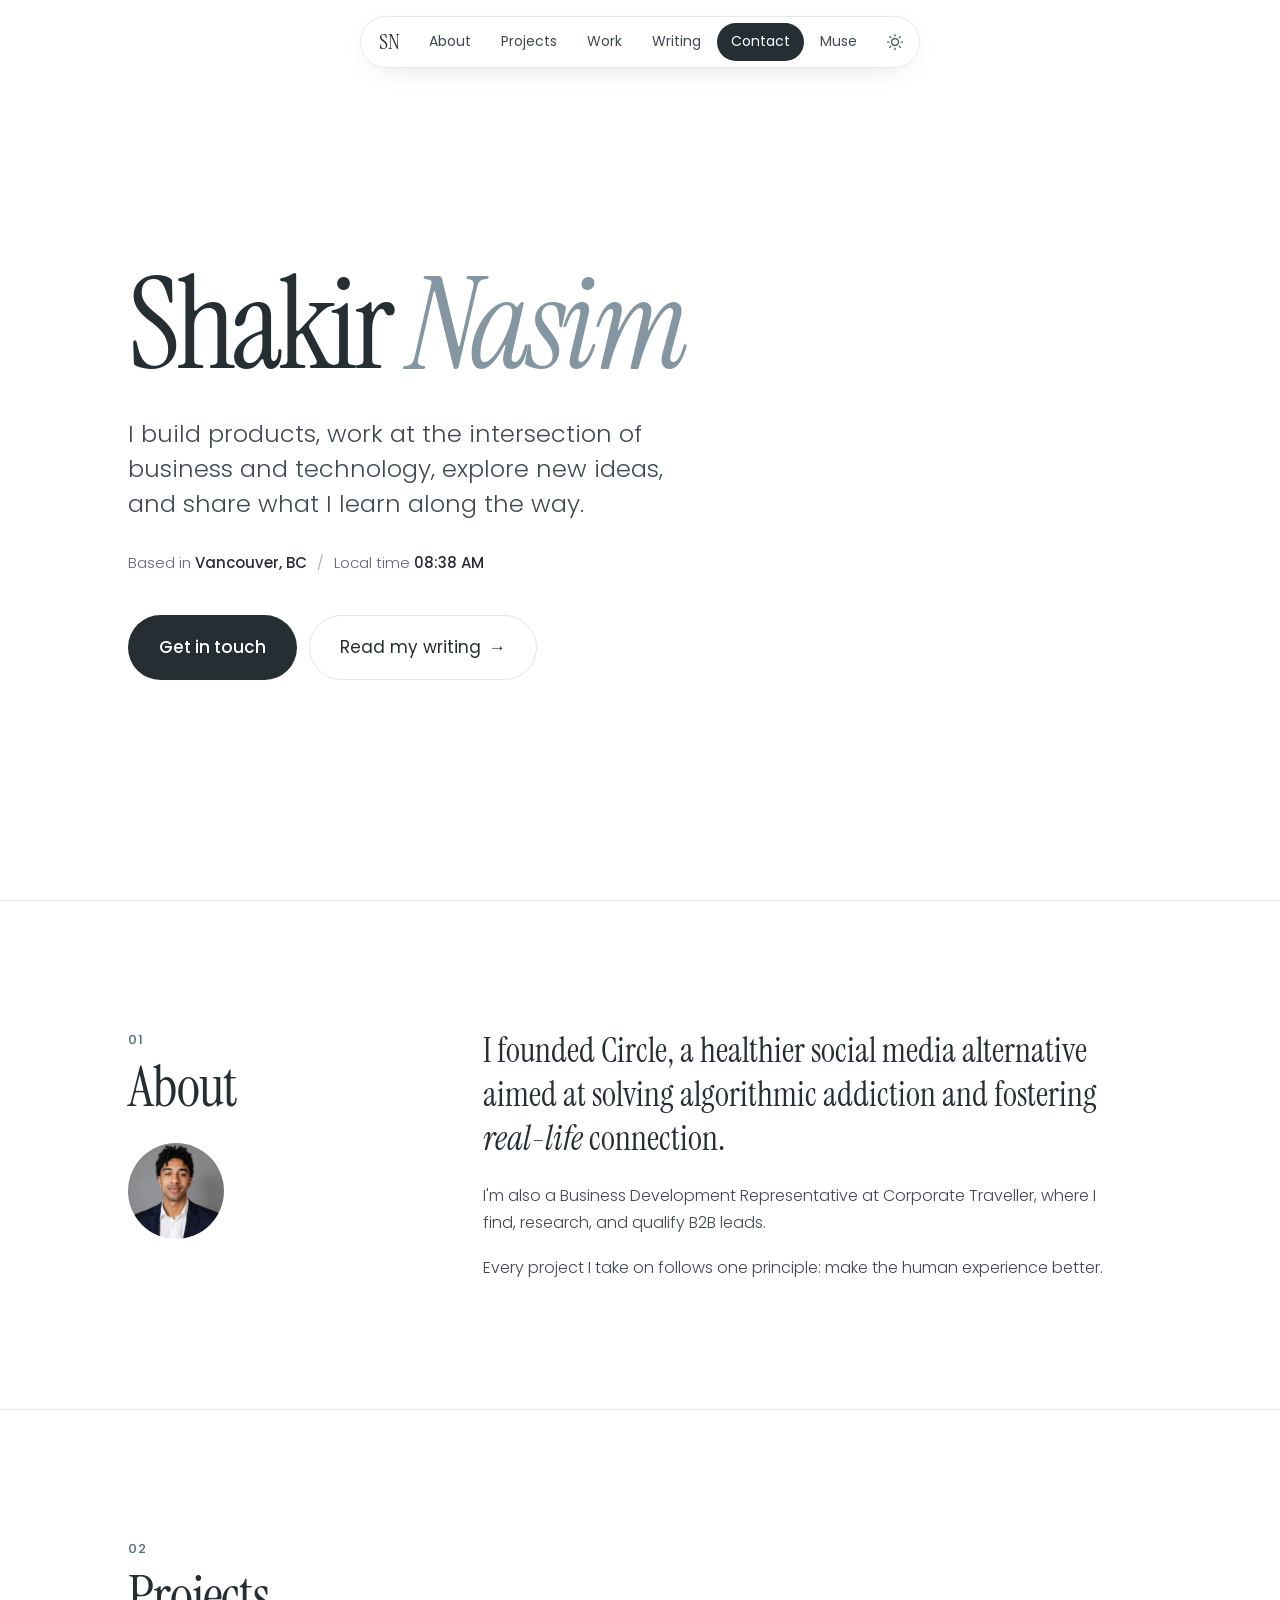
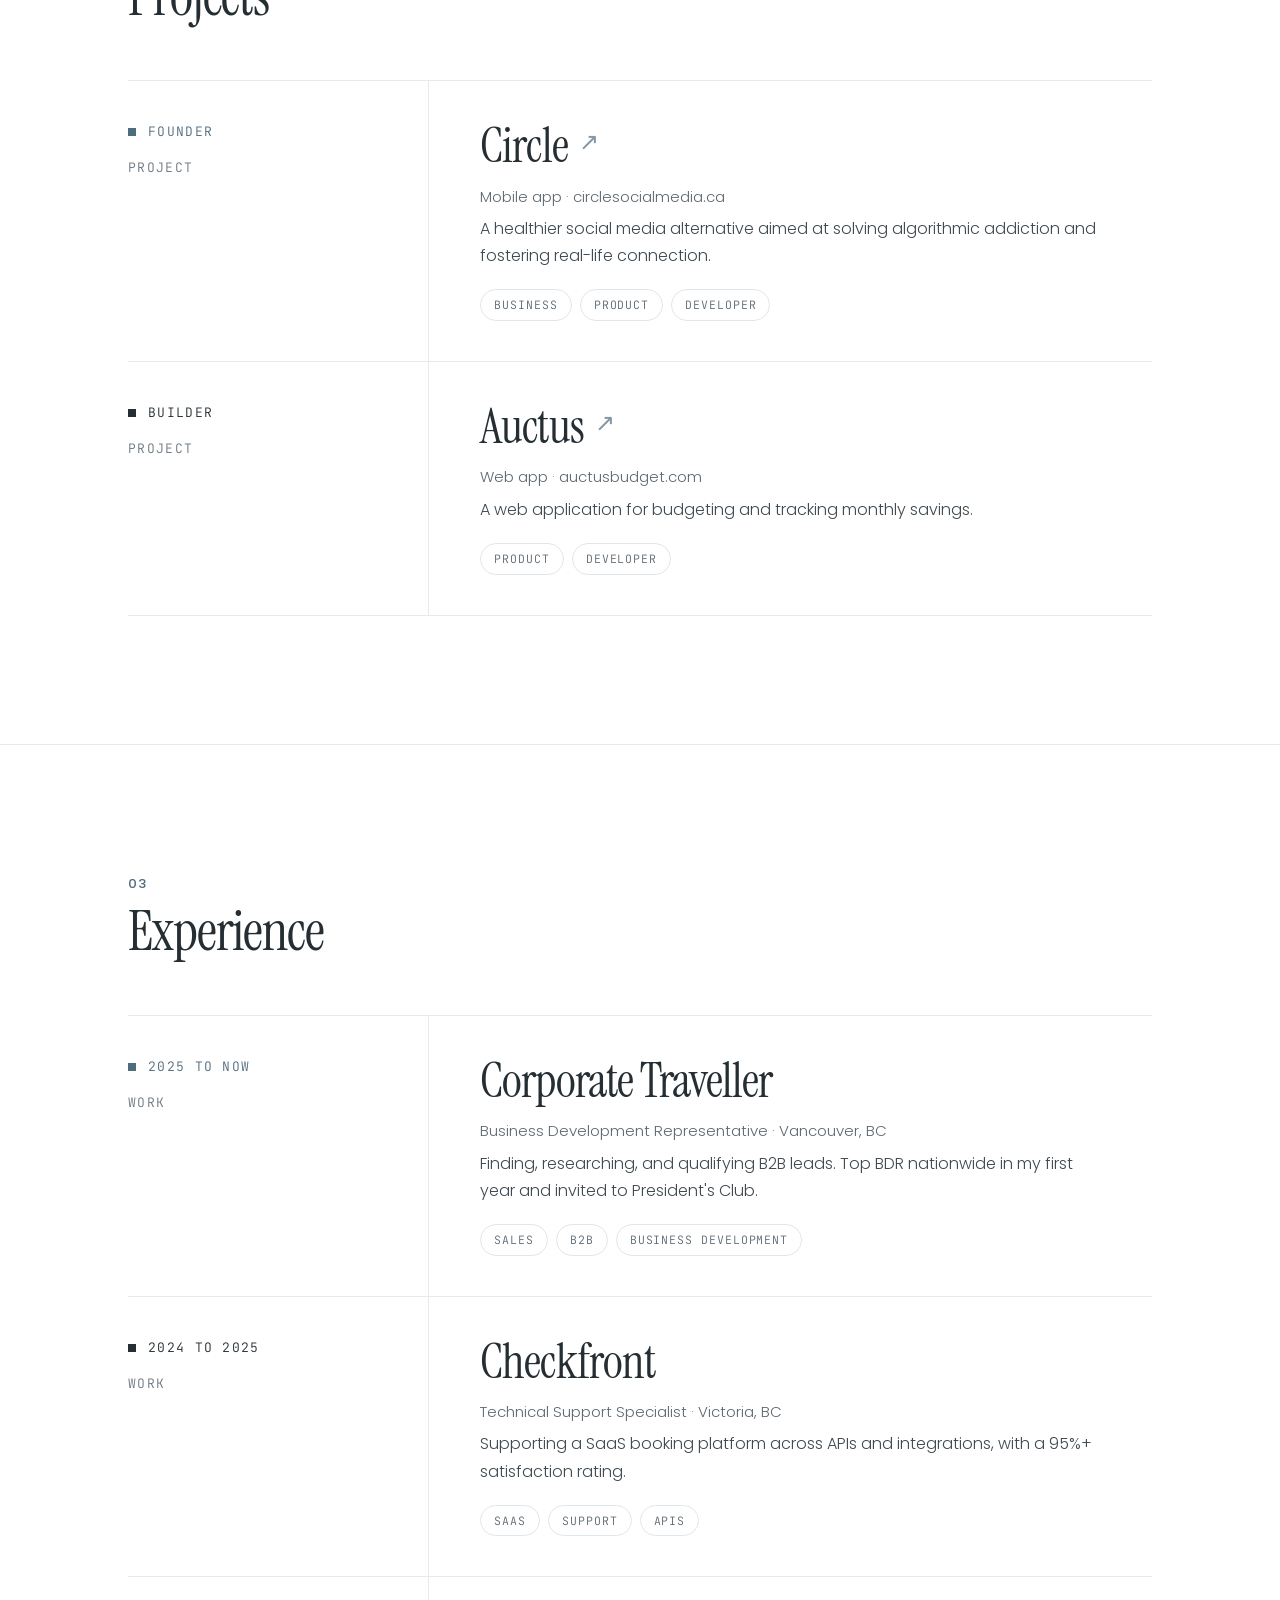
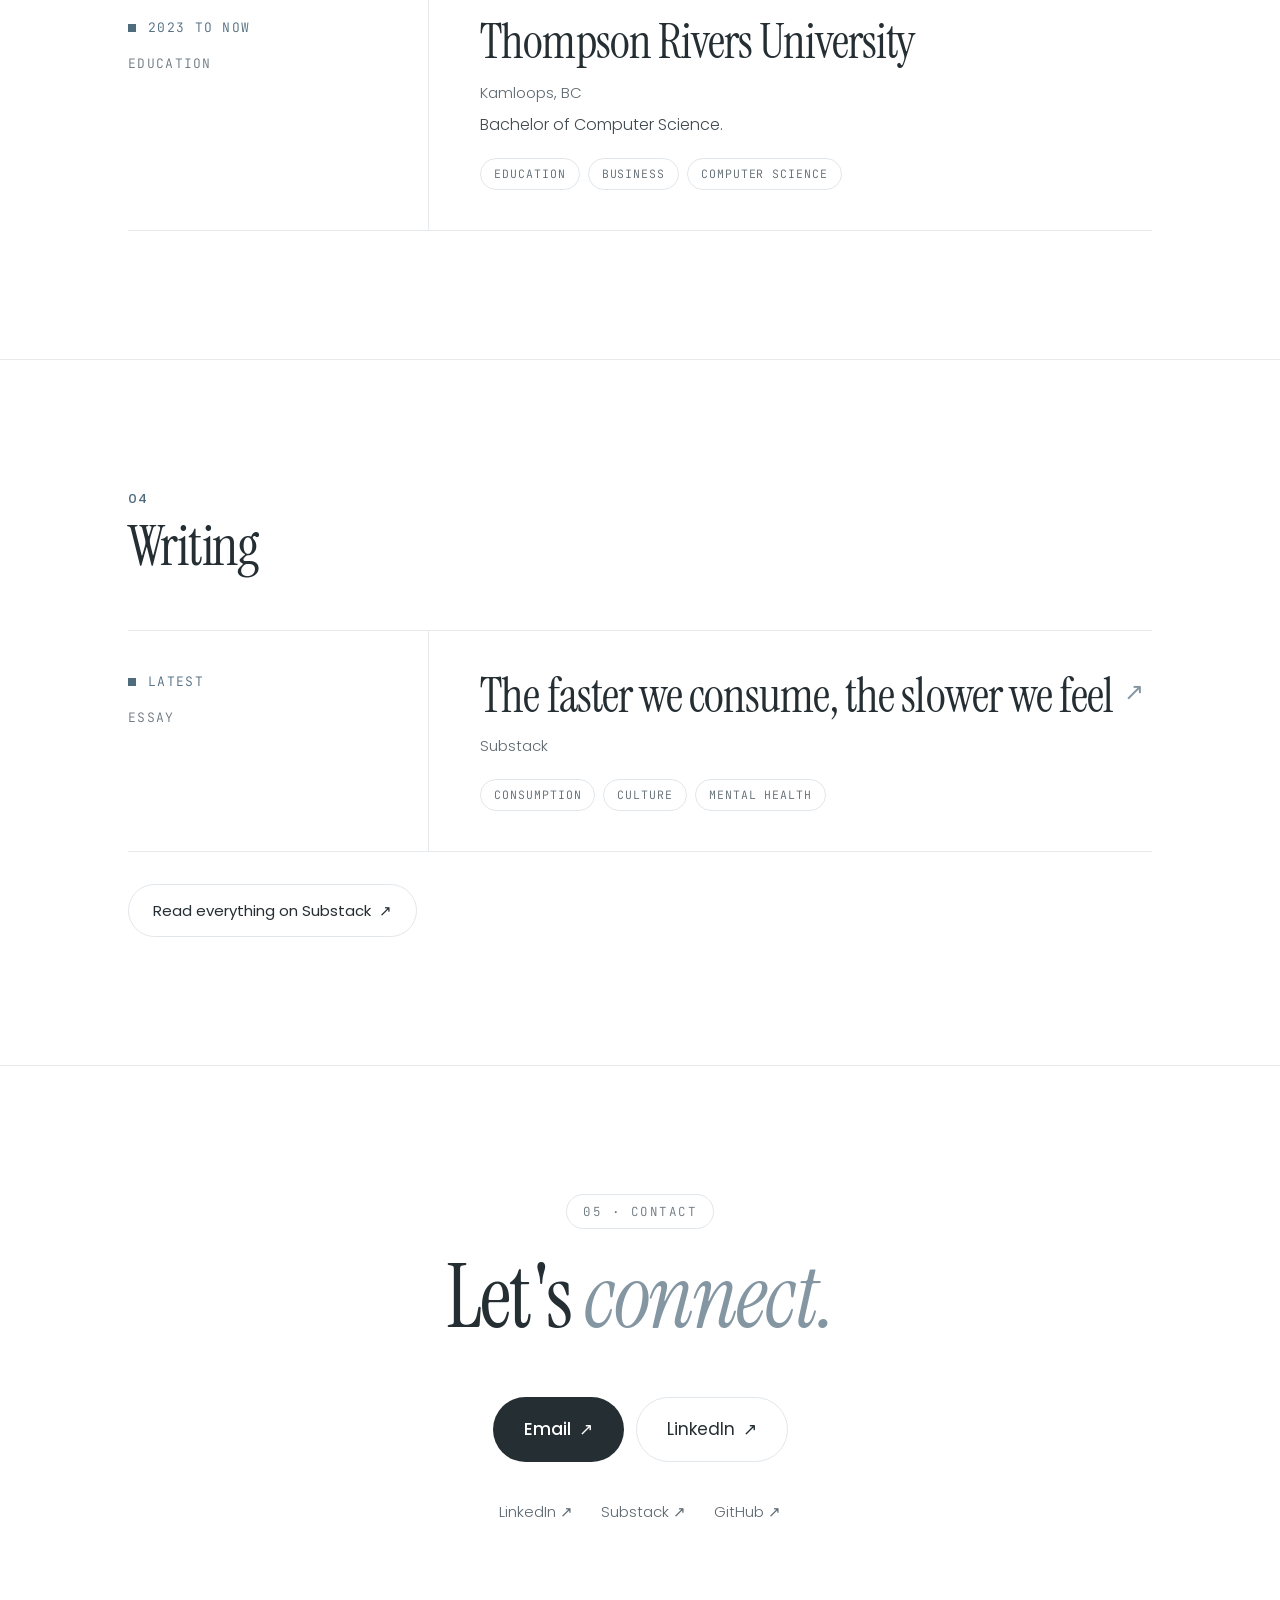
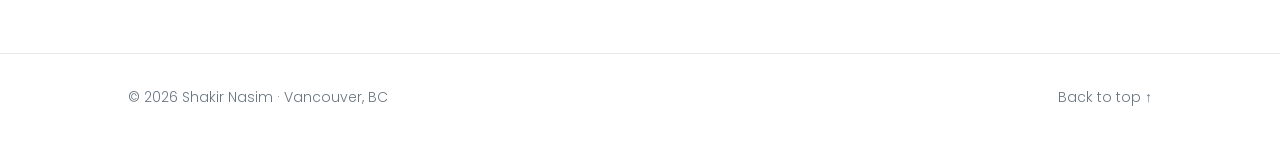
<file: index.html>
<!doctype html>
<html lang="en">
<head>
  <meta charset="utf-8" />
  <meta name="viewport" content="width=device-width, initial-scale=1" />
  <title>Shakir Nasim</title>
  <meta name="description" content="Shakir Nasim — founder of Circle, based in Vancouver, BC. Building products at the intersection of business and technology." />
  <meta name="theme-color" content="#ffffff" media="(prefers-color-scheme: light)" />
  <meta name="theme-color" content="#3F484F" media="(prefers-color-scheme: dark)" />
  <link rel="canonical" href="https://shakirnasim.com/" />

  <!-- Open Graph / social previews -->
  <meta property="og:type" content="website" />
  <meta property="og:url" content="https://shakirnasim.com/" />
  <meta property="og:title" content="Shakir Nasim" />
  <meta property="og:description" content="Founder of Circle, based in Vancouver, BC." />
  <meta property="og:image" content="https://shakirnasim.com/assets/og-image.jpg" />
  <meta property="og:image:width" content="1200" />
  <meta property="og:image:height" content="630" />
  <meta property="og:image:alt" content="Shakir Nasim — Founder of Circle, Vancouver, BC" />
  <meta property="og:site_name" content="Shakir Nasim" />
  <meta name="twitter:card" content="summary_large_image" />

  <!-- Structured data: tells search engines who this site is about -->
  <script type="application/ld+json">
  {
    "@context": "https://schema.org",
    "@graph": [
      {
        "@type": "Person",
        "@id": "https://shakirnasim.com/#person",
        "name": "Shakir Nasim",
        "url": "https://shakirnasim.com/",
        "image": "https://shakirnasim.com/assets/shakir.jpg",
        "description": "Founder of Circle, building products at the intersection of business and technology. Based in Vancouver, BC.",
        "jobTitle": "Founder",
        "worksFor": {
          "@type": "Organization",
          "name": "Circle",
          "url": "https://circlesocialmedia.ca/"
        },
        "homeLocation": {
          "@type": "Place",
          "name": "Vancouver, BC, Canada"
        },
        "sameAs": [
          "https://www.linkedin.com/in/shakir-nasim-a272b7203/",
          "https://substack.com/@shakirnasim",
          "https://shakirnasim.substack.com/",
          "https://github.com/shakirnasim00"
        ]
      },
      {
        "@type": "WebSite",
        "@id": "https://shakirnasim.com/#website",
        "name": "Shakir Nasim",
        "url": "https://shakirnasim.com/",
        "publisher": {
          "@id": "https://shakirnasim.com/#person"
        }
      }
    ]
  }
  </script>

  <link rel="icon" href="favicon.svg" type="image/svg+xml" />
  <link rel="preconnect" href="https://fonts.googleapis.com" />
  <link rel="preconnect" href="https://fonts.gstatic.com" crossorigin />
  <link href="https://fonts.googleapis.com/css2?family=Instrument+Serif:ital@0;1&family=Poppins:wght@300;400;500;600&family=JetBrains+Mono:wght@400;500&display=swap" rel="stylesheet" />
  <link rel="stylesheet" href="styles.css?v=14" />

  <!-- Apply saved theme before paint to avoid a flash -->
  <script>
    try { var t = localStorage.getItem('theme'); if (t) document.documentElement.dataset.theme = t; } catch (e) {}
  </script>
</head>
<body>
  <a class="skip" href="#main">Skip to content</a>

  <header class="nav">
    <div class="nav__inner">
      <a class="nav__mark" href="#top" aria-label="Home">SN</a>
      <nav aria-label="Primary">
        <ul class="nav__links" id="nav-links">
          <li><a href="#about">About</a></li>
          <li><a href="#projects">Projects</a></li>
          <li><a href="#work">Work</a></li>
          <li><a href="#writing">Writing</a></li>
          <li><a href="#contact">Contact</a></li>
          <li><a href="/muse.html">Muse</a></li>
        </ul>
      </nav>
      <button class="nav__menu" type="button" aria-label="Open menu" aria-expanded="false" aria-controls="nav-links">
        <svg class="icon-menu" viewBox="0 0 24 24" aria-hidden="true"><path d="M4 7h16M4 12h16M4 17h16"/></svg>
        <svg class="icon-close" viewBox="0 0 24 24" aria-hidden="true"><path d="M6 6l12 12M18 6L6 18"/></svg>
      </button>
      <button class="theme-toggle" type="button" aria-label="Toggle dark mode">
        <svg class="icon-sun" viewBox="0 0 24 24" aria-hidden="true"><circle cx="12" cy="12" r="4.5"/><path d="M12 2v2M12 20v2M4.9 4.9l1.4 1.4M17.7 17.7l1.4 1.4M2 12h2M20 12h2M4.9 19.1l1.4-1.4M17.7 6.3l1.4-1.4"/></svg>
        <svg class="icon-moon" viewBox="0 0 24 24" aria-hidden="true"><path d="M20.5 14.5A8.5 8.5 0 0 1 9.5 3.5a8.5 8.5 0 1 0 11 11Z"/></svg>
      </button>
    </div>
  </header>

  <main id="main">
    <!-- ───────────── Hero ───────────── -->
    <section class="hero" id="top">
      <div class="container">
        <h1 class="hero__title reveal">
          Shakir <em>Nasim</em>
        </h1>
        <p class="hero__lede reveal">
          I build products, work at the intersection of business and technology,
          explore new ideas, and share what I learn along the way.
        </p>
        <div class="hero__meta reveal">
          <span>Based in <strong>Vancouver, BC</strong></span>
          <span class="sep" aria-hidden="true">/</span>
          <span>Local time <strong class="clock" data-tz="America/Vancouver">--:--</strong></span>
        </div>
        <div class="hero__cta reveal">
          <a class="btn btn--solid btn--lg" href="#contact">Get in touch</a>
          <a class="btn btn--ghost btn--lg" href="#writing">Read my writing <span aria-hidden="true">→</span></a>
        </div>
      </div>
    </section>

    <!-- ───────────── About ───────────── -->
    <section class="section" id="about">
      <div class="container grid-2">
        <header class="section__head reveal">
          <span class="section__num">01</span>
          <h2 class="section__title">About</h2>
          <picture class="avatar">
            <source srcset="assets/shakir.webp" type="image/webp" />
            <img src="assets/shakir.jpg" width="500" height="500" alt="Portrait of Shakir Nasim" />
          </picture>
        </header>
        <div class="prose reveal">
          <p class="prose__lead">
            I founded Circle, a healthier social media alternative aimed at solving
            algorithmic addiction and fostering <em>real-life</em> connection.
          </p>
          <p>
            I'm also a Business Development Representative at Corporate Traveller,
            where I find, research, and qualify B2B leads.
          </p>
          <p>
            Every project I take on follows one principle: make the human
            experience better.
          </p>
        </div>
      </div>
    </section>

    <!-- ───────────── Projects ───────────── -->
    <section class="section" id="projects">
      <div class="container">
        <header class="section__intro reveal">
          <span class="section__num">02</span>
          <h2 class="section__title">Projects</h2>
        </header>
        <ul class="ledger">
          <li class="reveal">
            <a class="entry entry--link" href="https://circlesocialmedia.ca/" target="_blank" rel="noopener">
              <div class="entry__side">
                <span class="entry__mark is-current">Founder</span>
                <span class="entry__type">Project</span>
              </div>
              <div class="entry__main">
                <h3 class="entry__title">Circle <span class="entry__arrow" aria-hidden="true">↗</span></h3>
                <p class="entry__meta">Mobile app · circlesocialmedia.ca</p>
                <p class="entry__desc">A healthier social media alternative aimed at solving algorithmic addiction and fostering real-life connection.</p>
                <ul class="chips"><li>Business</li><li>Product</li><li>Developer</li></ul>
              </div>
            </a>
          </li>
          <li class="reveal">
            <a class="entry entry--link" href="https://auctusbudget.com/" target="_blank" rel="noopener">
              <div class="entry__side">
                <span class="entry__mark">Builder</span>
                <span class="entry__type">Project</span>
              </div>
              <div class="entry__main">
                <h3 class="entry__title">Auctus <span class="entry__arrow" aria-hidden="true">↗</span></h3>
                <p class="entry__meta">Web app · auctusbudget.com</p>
                <p class="entry__desc">A web application for budgeting and tracking monthly savings.</p>
                <ul class="chips"><li>Product</li><li>Developer</li></ul>
              </div>
            </a>
          </li>
        </ul>
      </div>
    </section>

    <!-- ───────────── Experience ───────────── -->
    <section class="section" id="work">
      <div class="container">
        <header class="section__intro reveal">
          <span class="section__num">03</span>
          <h2 class="section__title">Experience</h2>
        </header>
        <ol class="ledger">
          <li class="entry reveal">
            <div class="entry__side">
              <span class="entry__mark is-current">2025 to now</span>
              <span class="entry__type">Work</span>
            </div>
            <div class="entry__main">
              <h3 class="entry__title">Corporate Traveller</h3>
              <p class="entry__meta">Business Development Representative · Vancouver, BC</p>
              <p class="entry__desc">Finding, researching, and qualifying B2B leads. Top BDR nationwide in my first year and invited to President's Club.</p>
              <ul class="chips"><li>Sales</li><li>B2B</li><li>Business development</li></ul>
            </div>
          </li>
          <li class="entry reveal">
            <div class="entry__side">
              <span class="entry__mark">2024 to 2025</span>
              <span class="entry__type">Work</span>
            </div>
            <div class="entry__main">
              <h3 class="entry__title">Checkfront</h3>
              <p class="entry__meta">Technical Support Specialist · Victoria, BC</p>
              <p class="entry__desc">Supporting a SaaS booking platform across APIs and integrations, with a 95%+ satisfaction rating.</p>
              <ul class="chips"><li>SaaS</li><li>Support</li><li>APIs</li></ul>
            </div>
          </li>
          <li class="entry reveal">
            <div class="entry__side">
              <span class="entry__mark is-current">2023 to now</span>
              <span class="entry__type">Education</span>
            </div>
            <div class="entry__main">
              <h3 class="entry__title">Thompson Rivers University</h3>
              <p class="entry__meta">Kamloops, BC</p>
              <p class="entry__desc">Bachelor of Computer Science.</p>
              <ul class="chips"><li>Education</li><li>Business</li><li>Computer science</li></ul>
            </div>
          </li>
        </ol>
      </div>
    </section>

    <!-- ───────────── Writing ───────────── -->
    <section class="section" id="writing">
      <div class="container">
        <header class="section__intro reveal">
          <span class="section__num">04</span>
          <h2 class="section__title">Writing</h2>
        </header>
        <!-- Add new Substack posts to the top of this list -->
        <ul class="ledger">
          <li class="reveal">
            <a class="entry entry--link" href="https://shakirnasim.substack.com/p/how-overconsumption-is-killing-us" target="_blank" rel="noopener">
              <div class="entry__side">
                <span class="entry__mark is-current">Latest</span>
                <span class="entry__type">Essay</span>
              </div>
              <div class="entry__main">
                <h3 class="entry__title">The faster we consume, the slower we feel <span class="entry__arrow" aria-hidden="true">↗</span></h3>
                <p class="entry__meta">Substack</p>
                <ul class="chips"><li>Consumption</li><li>Culture</li><li>Mental health</li></ul>
              </div>
            </a>
          </li>
        </ul>
        <a class="btn btn--ghost ledger__more reveal" href="https://substack.com/@shakirnasim" target="_blank" rel="noopener">
          Read everything on Substack <span aria-hidden="true">↗</span>
        </a>
      </div>
    </section>

    <!-- ───────────── Contact ───────────── -->
    <section class="section contact" id="contact">
      <div class="container">
        <header class="section__top reveal">
          <span class="eyebrow">05 · Contact</span>
          <h2 class="section__title">Let's <em>connect.</em></h2>
        </header>
        <div class="contact__cta reveal">
          <a class="btn btn--solid btn--lg" href="mailto:shak.nasim@gmail.com">Email <span aria-hidden="true">↗</span></a>
          <a class="btn btn--ghost btn--lg" href="https://www.linkedin.com/in/shakir-nasim-a272b7203/" target="_blank" rel="noopener">LinkedIn <span aria-hidden="true">↗</span></a>
        </div>
        <ul class="socials reveal">
          <li><a href="https://www.linkedin.com/in/shakir-nasim-a272b7203/" rel="me noopener" target="_blank">LinkedIn</a></li>
          <li><a href="https://substack.com/@shakirnasim" rel="me noopener" target="_blank">Substack</a></li>
          <li><a href="https://github.com/shakirnasim00" rel="me noopener" target="_blank">GitHub</a></li>
        </ul>
      </div>
    </section>
  </main>

  <footer class="footer">
    <div class="container footer__inner">
      <span>© <span class="year"></span> Shakir Nasim · Vancouver, BC</span>
      <a href="#top">Back to top ↑</a>
    </div>
  </footer>

  <script src="script.js?v=14" defer></script>
</body>
</html>
</file>
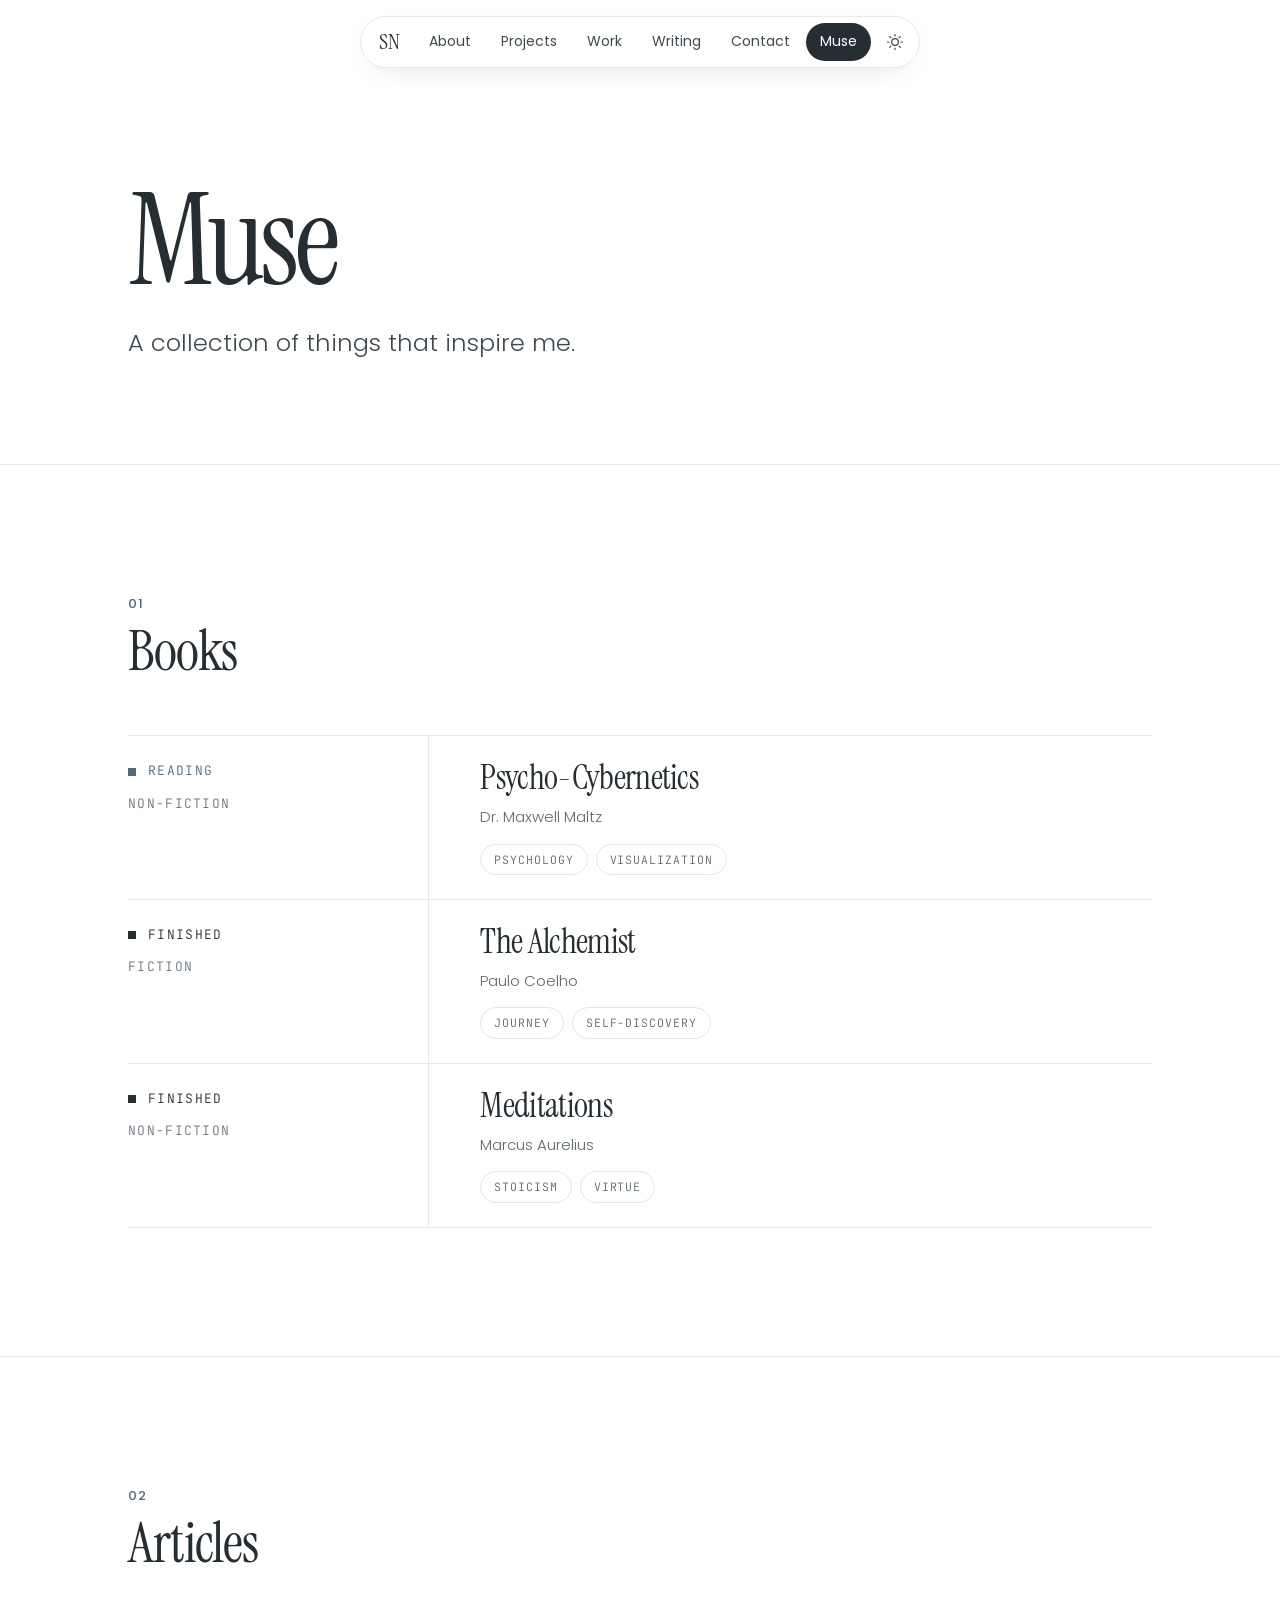
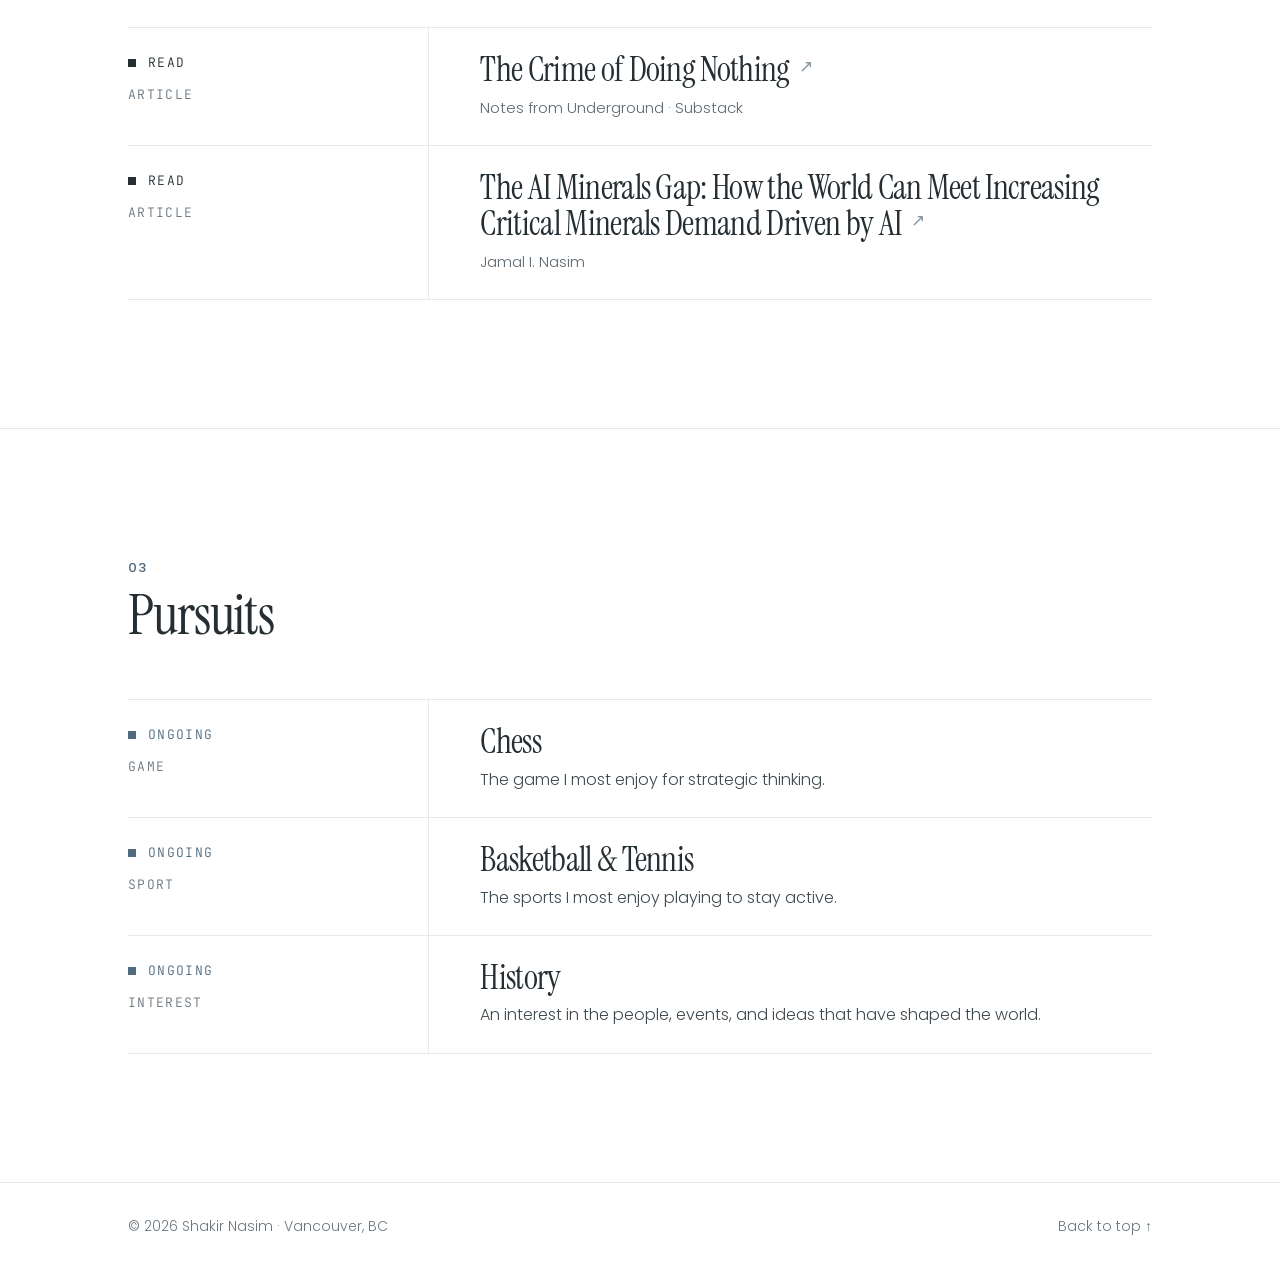
<file: muse.html>
<!doctype html>
<html lang="en">
<head>
  <meta charset="utf-8" />
  <meta name="viewport" content="width=device-width, initial-scale=1" />
  <title>Muse · Shakir Nasim</title>
  <meta name="description" content="Muse — a collection of things that inspire Shakir Nasim: books, articles and pursuits." />
  <meta name="theme-color" content="#ffffff" media="(prefers-color-scheme: light)" />
  <meta name="theme-color" content="#3F484F" media="(prefers-color-scheme: dark)" />
  <link rel="canonical" href="https://shakirnasim.com/muse" />

  <!-- Open Graph / social previews -->
  <meta property="og:type" content="website" />
  <meta property="og:url" content="https://shakirnasim.com/muse" />
  <meta property="og:title" content="Muse · Shakir Nasim" />
  <meta property="og:description" content="A collection of things that inspire me." />
  <meta property="og:image" content="https://shakirnasim.com/assets/og-image.jpg" />
  <meta property="og:image:width" content="1200" />
  <meta property="og:image:height" content="630" />
  <meta property="og:image:alt" content="Shakir Nasim — Founder of Circle, Vancouver, BC" />
  <meta property="og:site_name" content="Shakir Nasim" />
  <meta name="twitter:card" content="summary_large_image" />

  <link rel="icon" href="/favicon.svg" type="image/svg+xml" />
  <link rel="preconnect" href="https://fonts.googleapis.com" />
  <link rel="preconnect" href="https://fonts.gstatic.com" crossorigin />
  <link href="https://fonts.googleapis.com/css2?family=Instrument+Serif:ital@0;1&family=Poppins:wght@300;400;500;600&family=JetBrains+Mono:wght@400;500&display=swap" rel="stylesheet" />
  <link rel="stylesheet" href="/styles.css?v=14" />

  <!-- Apply saved theme before paint to avoid a flash -->
  <script>
    try { var t = localStorage.getItem('theme'); if (t) document.documentElement.dataset.theme = t; } catch (e) {}
  </script>
</head>
<body>
  <a class="skip" href="#main">Skip to content</a>

  <header class="nav">
    <div class="nav__inner">
      <a class="nav__mark" href="/" aria-label="Home">SN</a>
      <nav aria-label="Primary">
        <ul class="nav__links" id="nav-links">
          <li><a href="/#about">About</a></li>
          <li><a href="/#projects">Projects</a></li>
          <li><a href="/#work">Work</a></li>
          <li><a href="/#writing">Writing</a></li>
          <li><a href="/#contact">Contact</a></li>
          <li><a href="/muse.html" class="is-active" aria-current="page">Muse</a></li>
        </ul>
      </nav>
      <button class="nav__menu" type="button" aria-label="Open menu" aria-expanded="false" aria-controls="nav-links">
        <svg class="icon-menu" viewBox="0 0 24 24" aria-hidden="true"><path d="M4 7h16M4 12h16M4 17h16"/></svg>
        <svg class="icon-close" viewBox="0 0 24 24" aria-hidden="true"><path d="M6 6l12 12M18 6L6 18"/></svg>
      </button>
      <button class="theme-toggle" type="button" aria-label="Toggle dark mode">
        <svg class="icon-sun" viewBox="0 0 24 24" aria-hidden="true"><circle cx="12" cy="12" r="4.5"/><path d="M12 2v2M12 20v2M4.9 4.9l1.4 1.4M17.7 17.7l1.4 1.4M2 12h2M20 12h2M4.9 19.1l1.4-1.4M17.7 6.3l1.4-1.4"/></svg>
        <svg class="icon-moon" viewBox="0 0 24 24" aria-hidden="true"><path d="M20.5 14.5A8.5 8.5 0 0 1 9.5 3.5a8.5 8.5 0 1 0 11 11Z"/></svg>
      </button>
    </div>
  </header>

  <main id="main">
    <!-- ───────────── Page header ───────────── -->
    <section class="page-head" id="top">
      <div class="container">
        <h1 class="page-head__title reveal">Muse</h1>
        <p class="page-head__lede reveal">A collection of things that inspire me.</p>
      </div>
    </section>

    <!-- ───────────── Books ───────────── -->
    <section class="section" id="books">
      <div class="container">
        <header class="section__intro reveal">
          <span class="section__num">01</span>
          <h2 class="section__title">Books</h2>
        </header>
        <!-- Add books here. Mark the one you are reading with is-current; the second label is the genre. -->
        <ul class="ledger ledger--compact">
          <li class="entry reveal">
              <div class="entry__side">
                <span class="entry__mark is-current">Reading</span>
                <span class="entry__type">Non-fiction</span>
              </div>
              <div class="entry__main">
                <h3 class="entry__title">Psycho-Cybernetics</h3>
                <p class="entry__meta">Dr. Maxwell Maltz</p>
                <ul class="chips"><li>Psychology</li><li>Visualization</li></ul>
              </div>
          </li>
          <li class="entry reveal">
              <div class="entry__side">
                <span class="entry__mark">Finished</span>
                <span class="entry__type">Fiction</span>
              </div>
              <div class="entry__main">
                <h3 class="entry__title">The Alchemist</h3>
                <p class="entry__meta">Paulo Coelho</p>
                <ul class="chips"><li>Journey</li><li>Self-discovery</li></ul>
              </div>
          </li>
          <li class="entry reveal">
              <div class="entry__side">
                <span class="entry__mark">Finished</span>
                <span class="entry__type">Non-fiction</span>
              </div>
              <div class="entry__main">
                <h3 class="entry__title">Meditations</h3>
                <p class="entry__meta">Marcus Aurelius</p>
                <ul class="chips"><li>Stoicism</li><li>Virtue</li></ul>
              </div>
          </li>
        </ul>
      </div>
    </section>

    <!-- ───────────── Articles ───────────── -->
    <section class="section" id="articles">
      <div class="container">
        <header class="section__intro reveal">
          <span class="section__num">02</span>
          <h2 class="section__title">Articles</h2>
        </header>
        <!-- Add articles here; set each href to the article URL. -->
        <ul class="ledger ledger--compact">
          <li class="reveal">
            <a class="entry entry--link" href="https://substack.com/home/post/p-195610559" target="_blank" rel="noopener">
              <div class="entry__side">
                <span class="entry__mark">Read</span>
                <span class="entry__type">Article</span>
              </div>
              <div class="entry__main">
                <h3 class="entry__title">The Crime of Doing Nothing <span class="entry__arrow" aria-hidden="true">↗</span></h3>
                <p class="entry__meta">Notes from Underground · Substack</p>
              </div>
            </a>
          </li>
          <li class="reveal">
            <a class="entry entry--link" href="https://jamalnasim.blogspot.com/2026/09/the-ai-minerals-gap-how-world-can-meet.html" target="_blank" rel="noopener">
              <div class="entry__side">
                <span class="entry__mark">Read</span>
                <span class="entry__type">Article</span>
              </div>
              <div class="entry__main">
                <h3 class="entry__title">The AI Minerals Gap: How the World Can Meet Increasing Critical Minerals Demand Driven by AI <span class="entry__arrow" aria-hidden="true">↗</span></h3>
                <p class="entry__meta">Jamal I. Nasim</p>
              </div>
            </a>
          </li>
        </ul>
      </div>
    </section>

    <!-- ───────────── Pursuits ───────────── -->
    <section class="section" id="pursuits">
      <div class="container">
        <header class="section__intro reveal">
          <span class="section__num">03</span>
          <h2 class="section__title">Pursuits</h2>
        </header>
        <!-- Add pursuits here. -->
        <ul class="ledger ledger--compact">
          <li class="entry reveal">
              <div class="entry__side">
                <span class="entry__mark is-current">Ongoing</span>
                <span class="entry__type">Game</span>
              </div>
              <div class="entry__main">
                <h3 class="entry__title">Chess</h3>
                <p class="entry__desc">The game I most enjoy for strategic thinking.</p>
              </div>
          </li>
          <li class="entry reveal">
              <div class="entry__side">
                <span class="entry__mark is-current">Ongoing</span>
                <span class="entry__type">Sport</span>
              </div>
              <div class="entry__main">
                <h3 class="entry__title">Basketball &amp; Tennis</h3>
                <p class="entry__desc">The sports I most enjoy playing to stay active.</p>
              </div>
          </li>
          <li class="entry reveal">
              <div class="entry__side">
                <span class="entry__mark is-current">Ongoing</span>
                <span class="entry__type">Interest</span>
              </div>
              <div class="entry__main">
                <h3 class="entry__title">History</h3>
                <p class="entry__desc">An interest in the people, events, and ideas that have shaped the world.</p>
              </div>
          </li>
        </ul>
      </div>
    </section>
  </main>

  <footer class="footer">
    <div class="container footer__inner">
      <span>© <span class="year"></span> Shakir Nasim · Vancouver, BC</span>
      <a href="#top">Back to top ↑</a>
    </div>
  </footer>

  <script src="/script.js?v=14" defer></script>
</body>
</html>
</file>
<file: styles.css>
/* ==========================================================================
   Design tokens: "Slate Mist"
   ========================================================================== */
:root {
  /* Light sections */
  --bg: #ffffff;
  --surface: #ffffff;
  --ink: #252e33;
  --body: #3e4950;
  --muted: #5c6870;
  --label: #6b7780;
  --accent: #4f6b7e;
  --tone: #8496a2;          /* heading second tone, arrows */
  --border: #e6eaed;
  --border-strong: #c9d2d8;
  --chip-border: #e1e6ea;
  --rule: #eef1f3;
  --on-ink: #ffffff;        /* text on solid ink buttons */
  --page-soft: #5c6870;     /* small text sitting directly on the page */

  /* Page + component surfaces */
  --page-bg: #ffffff;
  --page-grad: none;
  --card-blur: none;
  --pill-bg: transparent;
  --section-scrim: none;
  --footer-bg: transparent;
  --nav-bg: #ffffff;
  --nav-border: #e6eaed;
  --nav-link: #3e4950;
  --nav-hover: #eef1f3;
  --nav-active-bg: #252e33;
  --nav-active-ink: #ffffff;
  --nav-filter: none;
  --nav-shadow: 0 8px 30px -18px rgba(37, 46, 51, 0.35);

  /* Slate gradient used behind the whole page in dark mode */
  --hero-grad: linear-gradient(105deg, #3f484f 0%, #55616b 42%, #7e8d99 78%, #9aaab6 100%);

  --serif: "Instrument Serif", "Iowan Old Style", Georgia, serif;
  --mono: "JetBrains Mono", ui-monospace, SFMono-Regular, Menlo, monospace;
  --sans: "Poppins", -apple-system, BlinkMacSystemFont, "Segoe UI", sans-serif;

  --max: 1120px;
  --gutter: clamp(16px, 5vw, 48px);
  --pill: 999px;
  --ease: cubic-bezier(0.22, 1, 0.36, 1);

  color-scheme: light;
}

@media (prefers-color-scheme: dark) {
  :root:not([data-theme="light"]) {
    /* Dark: the slate gradient runs down the whole page; content sits on
       frosted slate panels so text keeps AA contrast over the light end. */
    --bg: #3f484f;
    --surface: #1a1f23;
    --ink: #ffffff;
    --body: #e3e9ed;
    --muted: #c9d3da;
    --label: #c9d3da;
    --accent: #d3e0e9;
    --tone: #d3dde3;
    --border: rgba(255, 255, 255, 0.14);
    --border-strong: rgba(255, 255, 255, 0.32);
    --chip-border: rgba(255, 255, 255, 0.22);
    --rule: rgba(255, 255, 255, 0.1);
    --on-ink: #252e33;
    --page-soft: #ffffff;
    --page-bg: #3f484f;
    --page-grad: var(--hero-grad);
    --card-blur: blur(16px);
    --pill-bg: rgba(26, 31, 35, 0.5);
    --section-scrim: linear-gradient(105deg, rgba(26, 31, 35, 0) 5%, rgba(26, 31, 35, 0.55) 70%);
    --footer-bg: rgba(26, 31, 35, 0.62);
    --nav-bg: rgba(255, 255, 255, 0.07);
    --nav-border: rgba(255, 255, 255, 0.18);
    --nav-link: #ffffff;
    --nav-hover: rgba(255, 255, 255, 0.12);
    --nav-active-bg: #ffffff;
    --nav-active-ink: #252e33;
    --nav-filter: blur(14px) brightness(0.78);
    --nav-shadow: none;
    color-scheme: dark;
  }
}

:root[data-theme="dark"] {
  /* Dark: the slate gradient runs down the whole page; content sits on
     frosted slate panels so text keeps AA contrast over the light end. */
  --bg: #3f484f;
  --surface: #1a1f23;
  --ink: #ffffff;
  --body: #e3e9ed;
  --muted: #c9d3da;
  --label: #c9d3da;
  --accent: #d3e0e9;
  --tone: #d3dde3;
  --border: rgba(255, 255, 255, 0.14);
  --border-strong: rgba(255, 255, 255, 0.32);
  --chip-border: rgba(255, 255, 255, 0.22);
  --rule: rgba(255, 255, 255, 0.1);
  --on-ink: #252e33;
  --page-soft: #ffffff;
  --page-bg: #3f484f;
  --page-grad: var(--hero-grad);
  --card-blur: blur(16px);
  --pill-bg: rgba(26, 31, 35, 0.5);
  --section-scrim: linear-gradient(105deg, rgba(26, 31, 35, 0) 5%, rgba(26, 31, 35, 0.55) 70%);
  --footer-bg: rgba(26, 31, 35, 0.62);
  --nav-bg: rgba(255, 255, 255, 0.07);
  --nav-border: rgba(255, 255, 255, 0.18);
  --nav-link: #ffffff;
  --nav-hover: rgba(255, 255, 255, 0.12);
  --nav-active-bg: #ffffff;
  --nav-active-ink: #252e33;
  --nav-filter: blur(14px) brightness(0.78);
  --nav-shadow: none;
  color-scheme: dark;
}

/* ==========================================================================
   Base
   ========================================================================== */
*, *::before, *::after { box-sizing: border-box; }

html {
  scroll-behavior: smooth;
  scroll-padding-top: 96px;
  -webkit-text-size-adjust: 100%;
}

html { background: var(--page-bg); }

body {
  margin: 0;
  background: transparent;
  color: var(--ink);
  font-family: var(--sans);
  font-size: 16px;
  font-weight: 300;
  line-height: 1.7;
  -webkit-font-smoothing: antialiased;
  text-rendering: optimizeLegibility;
  transition: background-color 0.4s var(--ease), color 0.4s var(--ease);
}

/* Fixed gradient layer behind the whole page (dark theme only) */
body::before {
  content: "";
  position: fixed;
  inset: 0;
  z-index: -1;
  background: var(--page-grad);
  pointer-events: none;
}

a { color: inherit; text-decoration: none; }
em { font-style: italic; }
h1, h2, h3 { margin: 0; font-weight: 400; }
p, dl, dd { margin: 0; }
ul, ol { list-style: none; margin: 0; padding: 0; }

::selection { background: var(--accent); color: #ffffff; }

:focus-visible {
  outline: 2px solid var(--accent);
  outline-offset: 3px;
  border-radius: 4px;
}

.container {
  width: 100%;
  max-width: var(--max);
  margin: 0 auto;
  padding: 0 var(--gutter);
}

.skip {
  position: absolute;
  left: 16px;
  top: -48px;
  padding: 8px 14px;
  background: var(--ink);
  color: var(--on-ink);
  border-radius: 8px;
  z-index: 200;
  transition: top 0.2s;
}
.skip:focus { top: 16px; }

/* ==========================================================================
   Navigation
   ========================================================================== */
.nav {
  position: fixed;
  top: 16px;
  left: 0;
  right: 0;
  z-index: 50;
  display: flex;
  justify-content: center;
  padding: 0 16px;
  pointer-events: none;
}

.nav__inner {
  pointer-events: auto;
  display: flex;
  align-items: center;
  gap: 6px;
  padding: 6px 6px 6px 18px;
  background: var(--nav-bg);
  border: 1px solid var(--nav-border);
  border-radius: var(--pill);
  box-shadow: var(--nav-shadow);
  backdrop-filter: var(--nav-filter);
  -webkit-backdrop-filter: var(--nav-filter);
  transition: background-color 0.4s var(--ease), border-color 0.4s var(--ease);
}

.nav__mark {
  font-family: var(--serif);
  font-size: 22px;
  letter-spacing: 0.02em;
  margin-right: 8px;
  color: var(--ink);
}

.nav__links { display: flex; gap: 2px; }

.nav__links a {
  display: block;
  padding: 7px 14px;
  font-size: 14px;
  font-weight: 400;
  color: var(--nav-link);
  border-radius: var(--pill);
  transition: color 0.25s var(--ease), background-color 0.25s var(--ease);
}
.nav__links a:hover { color: var(--ink); background: var(--nav-hover); }
.nav__links a.is-active { color: var(--nav-active-ink); background: var(--nav-active-bg); }

.theme-toggle {
  display: grid;
  place-items: center;
  width: 36px;
  height: 36px;
  border: 0;
  border-radius: 50%;
  background: transparent;
  color: var(--nav-link);
  cursor: pointer;
  transition: color 0.25s, background-color 0.25s;
}
.theme-toggle:hover { color: var(--ink); background: var(--nav-hover); }
.theme-toggle svg {
  width: 18px;
  height: 18px;
  fill: none;
  stroke: currentColor;
  stroke-width: 1.6;
  stroke-linecap: round;
  stroke-linejoin: round;
}
/* Hamburger (phones only) */
.nav__menu {
  display: none;
  place-items: center;
  width: 36px;
  height: 36px;
  margin-left: auto;
  border: 0;
  border-radius: 50%;
  background: transparent;
  color: var(--nav-link);
  cursor: pointer;
  transition: color 0.25s, background-color 0.25s;
}
.nav__menu:hover { color: var(--ink); background: var(--nav-hover); }
.nav__menu svg {
  width: 20px;
  height: 20px;
  fill: none;
  stroke: currentColor;
  stroke-width: 1.6;
  stroke-linecap: round;
}
.icon-close { display: none; }
.nav.is-open .icon-menu { display: none; }
.nav.is-open .icon-close { display: block; }

.icon-moon { display: none; }
:root[data-theme="dark"] .icon-sun { display: none; }
:root[data-theme="dark"] .icon-moon { display: block; }
@media (prefers-color-scheme: dark) {
  :root:not([data-theme="light"]) .icon-sun { display: none; }
  :root:not([data-theme="light"]) .icon-moon { display: block; }
}

/* ==========================================================================
   Hero
   ========================================================================== */
.hero {
  min-height: 100svh;
  display: flex;
  align-items: center;
  padding: 140px 0 96px;
}

.hero__title {
  font-family: var(--serif);
  font-size: clamp(60px, 10vw, 148px);
  line-height: 0.95;
  letter-spacing: -0.035em;
  color: var(--ink);
}
.hero__title em { color: var(--tone); }

.hero__lede {
  margin-top: 32px;
  max-width: 38ch;
  font-size: clamp(20px, 2.1vw, 24px);
  line-height: 1.45;
  color: var(--body);
}

.hero__meta {
  display: flex;
  flex-wrap: wrap;
  align-items: center;
  gap: 10px;
  margin-top: 28px;
  font-size: 15px;
  color: var(--muted);
}
.hero__meta strong { font-weight: 500; color: var(--ink); font-variant-numeric: tabular-nums; }
.hero__meta .sep { opacity: 0.6; }

.hero__cta {
  display: flex;
  flex-wrap: wrap;
  gap: 12px;
  margin-top: 40px;
}

/* ==========================================================================
   Buttons
   ========================================================================== */
.btn {
  display: inline-flex;
  align-items: center;
  gap: 8px;
  padding: 13px 24px;
  font-size: 15px;
  font-weight: 400;
  border: 1px solid transparent;
  border-radius: var(--pill);
  transition: transform 0.4s var(--ease), background-color 0.3s, border-color 0.3s, color 0.3s;
}
.btn:hover { transform: translateY(-1px); }
.btn:active { transform: none; }

.btn--solid { background: var(--ink); color: var(--on-ink); font-weight: 500; }
.btn--ghost { background: var(--pill-bg); border-color: var(--chip-border); color: var(--ink); }
.btn--ghost:hover { border-color: var(--border-strong); }
.btn--lg { padding: 17px 30px; font-size: 17px; }

/* ==========================================================================
   Sections
   ========================================================================== */
.section {
  padding: clamp(80px, 11vw, 128px) 0;
  border-top: 1px solid var(--border);
}

.section__top {
  text-align: center;
  margin-bottom: clamp(36px, 5vw, 56px);
}

.eyebrow {
  display: inline-block;
  padding: 6px 16px;
  font-family: var(--mono);
  font-size: 12.5px;
  letter-spacing: 0.12em;
  text-transform: uppercase;
  color: var(--label);
  background: var(--pill-bg);
  border: 1px solid var(--chip-border);
  border-radius: var(--pill);
}

.section__title {
  margin-top: 24px;
  font-family: var(--serif);
  font-size: clamp(48px, 7.5vw, 88px);
  line-height: 1;
  letter-spacing: -0.02em;
  color: var(--ink);
}
.section__title em { color: var(--tone); }

/* Left-aligned section heading (Projects, Experience, Writing) */
.section__intro { margin-bottom: clamp(36px, 5vw, 56px); }
.section__intro .section__title { margin-top: 8px; font-size: clamp(40px, 4.5vw, 56px); }

/* Ledger: full-width rows on a hairline grid */
.ledger {
  border-top: 1px solid var(--border);
  border-bottom: 1px solid var(--border);
}
.ledger > li + li { border-top: 1px solid var(--border); }
.ledger__more { margin-top: 32px; }

.entry {
  display: grid;
  grid-template-columns: minmax(180px, 1fr) 2.4fr;
}
.entry__side {
  display: flex;
  flex-direction: column;
  gap: 14px;
  padding: 40px 24px 40px 0;
  border-right: 1px solid var(--border);
  font-family: var(--mono);
  font-size: 13px;
  letter-spacing: 0.1em;
  text-transform: uppercase;
}
.entry__mark {
  display: inline-flex;
  align-items: center;
  gap: 12px;
  color: var(--ink);
}
.entry__mark::before {
  content: "";
  width: 8px;
  height: 8px;
  flex-shrink: 0;
  background: currentColor;
}
.entry__mark.is-current { color: var(--accent); }
.entry__type { color: var(--label); }

.entry__main { padding: 40px 0 40px clamp(24px, 4vw, 56px); }
.entry__title {
  font-family: var(--serif);
  font-size: clamp(32px, 4vw, 48px);
  line-height: 1.05;
  letter-spacing: -0.02em;
  color: var(--ink);
  transition: color 0.3s;
}
.entry__arrow {
  display: inline-block;
  margin-left: 4px;
  font-family: var(--sans);
  font-size: 0.5em;
  vertical-align: 0.5em;
  color: var(--tone);
  transition: transform 0.45s var(--ease), color 0.3s;
}
.entry--link:hover .entry__title { color: var(--accent); }
.entry--link:hover .entry__arrow { color: var(--accent); transform: translate(3px, -3px); }
.entry__meta { margin-top: 12px; font-size: 15px; color: var(--muted); }
.entry__desc { margin-top: 6px; max-width: 62ch; color: var(--body); }

/* Compact rows (Muse page) */
.ledger--compact .entry__side { padding: 24px 24px 24px 0; gap: 10px; }
.ledger--compact .entry__main { padding-top: 24px; padding-bottom: 24px; }
.ledger--compact .entry__title { font-size: clamp(26px, 2.8vw, 34px); }
.ledger--compact .entry__meta { margin-top: 8px; }
.ledger--compact .chips { margin-top: 14px; }

/* Standalone page header (Muse) */
.page-head { padding: 180px 0 clamp(64px, 9vw, 104px); }
.page-head__title {
  font-family: var(--serif);
  font-size: clamp(64px, 10vw, 140px);
  line-height: 0.95;
  letter-spacing: -0.035em;
  color: var(--ink);
}
.page-head__lede {
  margin-top: 24px;
  font-size: clamp(20px, 2.1vw, 24px);
  line-height: 1.45;
  color: var(--body);
}

/* Outlined tag pills */
.chips {
  display: flex;
  flex-wrap: wrap;
  gap: 8px;
  margin-top: 20px;
}
.chips li {
  padding: 5px 13px;
  font-family: var(--mono);
  font-size: 11.5px;
  letter-spacing: 0.08em;
  text-transform: uppercase;
  color: var(--muted);
  border: 1px solid var(--chip-border);
  border-radius: var(--pill);
}

/* About: heading + photo on the left, story on the right */
.grid-2 {
  display: grid;
  grid-template-columns: minmax(200px, 1fr) 2.4fr;
  gap: clamp(32px, 6vw, 96px);
}
.section__head {
  position: sticky;
  top: 110px;
  align-self: start;
}
.section__head .section__title { margin-top: 8px; font-size: clamp(40px, 4.5vw, 56px); }
.section__num {
  display: block;
  font-size: 13px;
  font-weight: 500;
  letter-spacing: 0.08em;
  color: var(--accent);
}
.avatar img {
  display: block;
  width: 96px;
  height: 96px;
  margin-top: 28px;
  border-radius: 50%;
  object-fit: cover;
  object-position: 50% 30%;
}
.prose { max-width: 62ch; }

/* Dark mode: text sits straight on the gradient, so each section dims the
   light end a little. It stops at the section's divider line, so there's no
   visible edge, and keeps text at AA contrast. */
.section { position: relative; isolation: isolate; }
.section::before {
  content: "";
  position: absolute;
  inset: 0;
  z-index: -1;
  background: var(--section-scrim);
  pointer-events: none;
}
.prose p { color: var(--body); }
.prose p + p { margin-top: 1.1em; }
.prose__lead {
  font-family: var(--serif);
  font-size: clamp(26px, 3vw, 34px);
  line-height: 1.3;
  color: var(--ink) !important;
  margin-bottom: 0.6em;
}

/* Contact */
.contact__cta {
  display: flex;
  flex-wrap: wrap;
  justify-content: center;
  gap: 12px;
}
.socials {
  display: flex;
  flex-wrap: wrap;
  justify-content: center;
  gap: 8px 28px;
  margin-top: 36px;
}
.socials a { font-size: 15px; color: var(--page-soft); transition: color 0.25s; }
.socials a::after { content: " ↗"; }
.socials a:hover { color: var(--ink); }

/* Footer */
.footer {
  padding: 32px 0 40px;
  background: var(--footer-bg);
  backdrop-filter: var(--card-blur);
  -webkit-backdrop-filter: var(--card-blur);
  border-top: 1px solid var(--border);
  font-size: 14px;
  color: var(--label);
}
.footer__inner { display: flex; justify-content: space-between; gap: 16px; }
.footer a:hover { color: var(--ink); }

/* ==========================================================================
   Reveal-on-scroll
   ========================================================================== */
.js .reveal {
  opacity: 0;
  transform: translateY(18px);
  transition: opacity 0.9s var(--ease), transform 0.9s var(--ease);
  transition-delay: var(--delay, 0s);
}
.js .reveal.is-visible { opacity: 1; transform: none; }

/* ==========================================================================
   Responsive
   ========================================================================== */
@media (max-width: 820px) {
  .grid-2 { grid-template-columns: 1fr; }
  .section__head { position: static; }
  .entry { grid-template-columns: 1fr; }
  /* Labels stack: status on one line, type on the next */
  .entry__side {
    gap: 6px;
    padding: 28px 0 0;
    border-right: 0;
  }
  .entry__main { padding: 16px 0 28px; }
  .ledger--compact .entry__side { padding: 20px 0 0; }
  .ledger--compact .entry__main { padding: 10px 0 20px; }
}

@media (max-width: 700px) {
  /* Narrow screens span the whole gradient, so keep the light end darker
     to hold AA contrast for text in dark mode. */
  :root { --hero-grad: linear-gradient(105deg, #3f484f 0%, #4b565f 50%, #58646e 100%); }
  .hero {
    min-height: 0;
    padding-bottom: 72px;
  }
}

/* Phones and small tablets: SN, hamburger and theme toggle in one row;
   the links drop down inside the pill when the menu is open. */
@media (max-width: 640px) {
  .nav__inner {
    flex-wrap: wrap;
    width: 100%;
    max-width: 440px;
    gap: 2px;
    padding: 6px 6px 6px 18px;
    border-radius: 26px;
  }
  .nav__menu { display: grid; }
  .nav__inner > nav { order: 3; flex-basis: 100%; display: none; }
  .nav.is-open .nav__inner > nav { display: block; }
  .nav__links {
    flex-direction: column;
    gap: 2px;
    padding: 8px 12px 10px 0;
  }
  .nav__links a { padding: 10px 14px; font-size: 16px; }
}

@media (max-width: 560px) {
  body { font-size: 15px; }
  .footer__inner { flex-direction: column; }
  .hero__meta { gap: 8px; font-size: 13.5px; }
  .btn--lg { padding: 14px 22px; font-size: 15px; }
  .hero, .page-head { padding-top: 132px; }
}

@media (prefers-reduced-motion: reduce) {
  html { scroll-behavior: auto; }
  *, *::before, *::after {
    animation-duration: 0.01ms !important;
    animation-iteration-count: 1 !important;
    transition-duration: 0.01ms !important;
  }
  .js .reveal { opacity: 1; transform: none; }
}

/* 404 page */
.hero .eyebrow { margin-bottom: 28px; }
</file>
